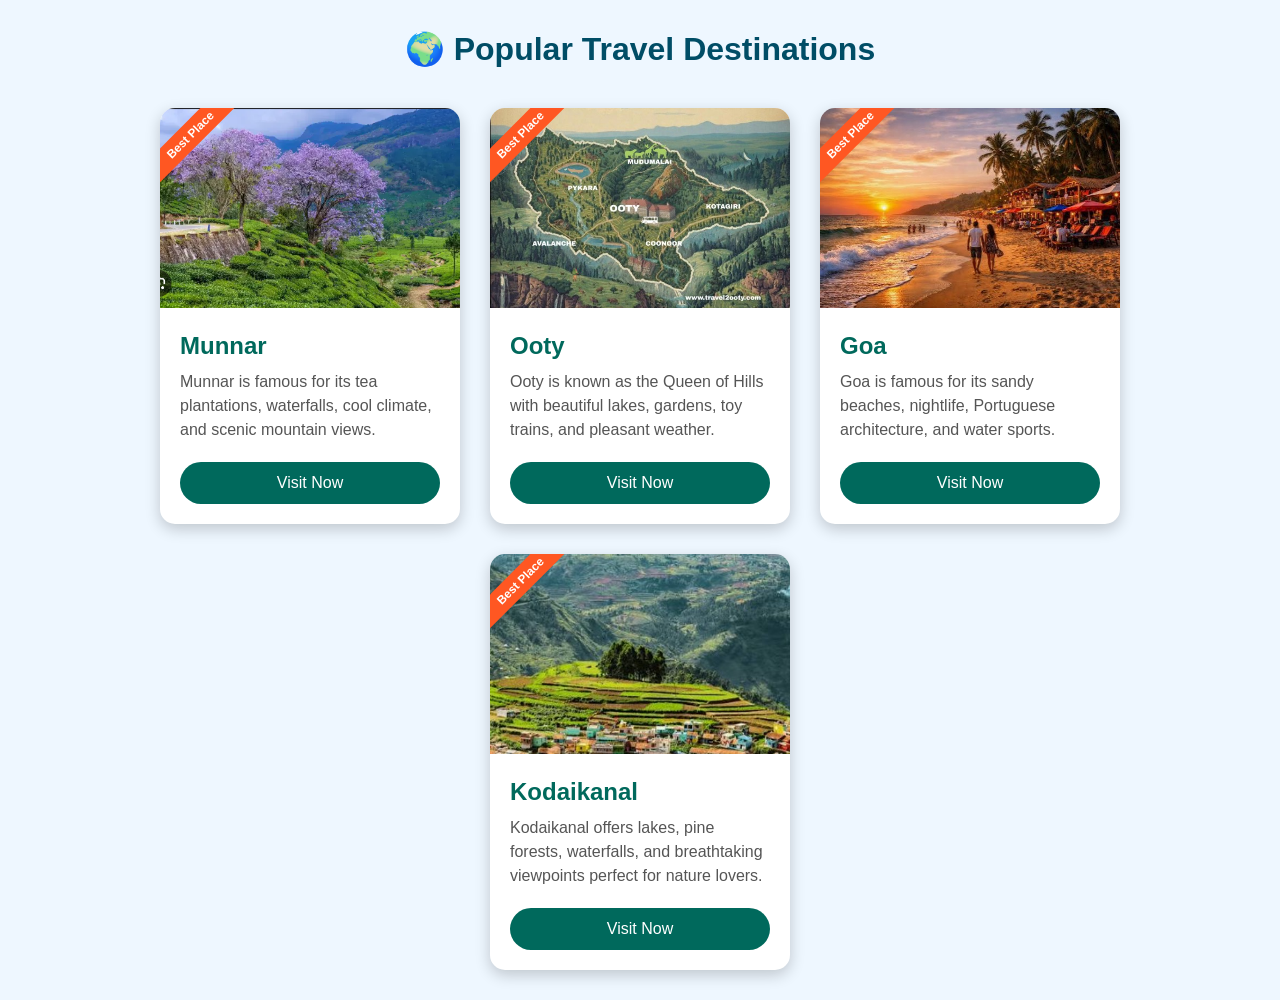
<file: index.html>
<!DOCTYPE html>
<html lang="en">
<head>
    <meta charset="UTF-8">
    <meta name="viewport" content="width=device-width, initial-scale=1.0">
    <title>Travel Destinations</title>
    <link rel="stylesheet" href="style.css">
</head>
<body>

<h1>🌍 Popular Travel Destinations</h1>

<div class="container">

    <!-- Card 1 -->
    <div class="card">
        <img src="munnar.png" alt="Munnar">
        <div class="content">
            <h2>Munnar</h2>
            <p>Munnar is famous for its tea plantations, waterfalls, cool climate, and scenic mountain views.</p>
            <button>Visit Now</button>
        </div>
    </div>

    <!-- Card 2 -->
    <div class="card">
        <img src="ooty.jpg" alt="Ooty">
        <div class="content">
            <h2>Ooty</h2>
            <p>Ooty is known as the Queen of Hills with beautiful lakes, gardens, toy trains, and pleasant weather.</p>
            <button>Visit Now</button>
        </div>
    </div>

    <!-- Card 3 -->
    <div class="card">
        <img src="goa.jpg" alt="Goa">
        <div class="content">
            <h2>Goa</h2>
            <p>Goa is famous for its sandy beaches, nightlife, Portuguese architecture, and water sports.</p>
            <button>Visit Now</button>
        </div>
    </div>

    <!-- Card 4 -->
    <div class="card">
        <img src="kodaikanal.jpg" alt="Kodaikanal">
        <div class="content">
            <h2>Kodaikanal</h2>
            <p>Kodaikanal offers lakes, pine forests, waterfalls, and breathtaking viewpoints perfect for nature lovers.</p>
            <button>Visit Now</button>
        </div>
    </div>

</div>

</body>
</html>
</file>
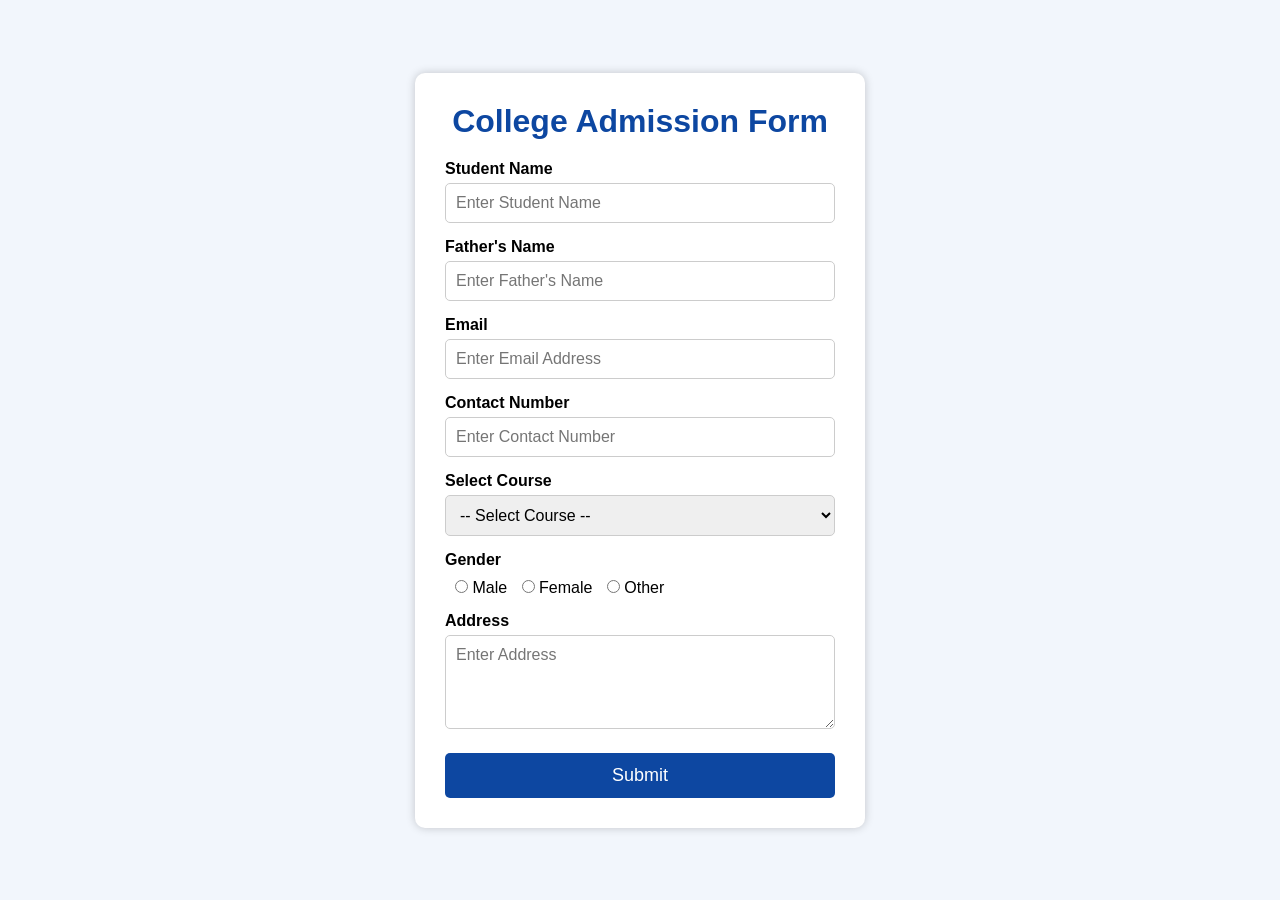
<file: admission form/index.html>
<!DOCTYPE html>
<html lang="en">
<head>
    <meta charset="UTF-8">
    <meta name="viewport" content="width=device-width, initial-scale=1.0">
    <title>College Admission Form</title>
    <link rel="stylesheet" href="style.css">
</head>
<body>

    <div class="container">

        <h1>College Admission Form</h1>

        <form>

            <label>Student Name</label>
            <input type="text" placeholder="Enter Student Name" required>

            <label>Father's Name</label>
            <input type="text" placeholder="Enter Father's Name" required>

            <label>Email</label>
            <input type="email" placeholder="Enter Email Address" required>

            <label>Contact Number</label>
            <input type="tel" placeholder="Enter Contact Number" required>

            <label>Select Course</label>
            <select required>
                <option value="">-- Select Course --</option>
                <option>BCA</option>
                <option>B.Sc Computer Science</option>
                <option>B.Com</option>
                <option>BBA</option>
                <option>MCA</option>
                <option>MBA</option>
            </select>

            <label>Gender</label>

            <div class="gender">
                <input type="radio" name="gender"> Male
                <input type="radio" name="gender"> Female
                <input type="radio" name="gender"> Other
            </div>

            <label>Address</label>
            <textarea rows="4" placeholder="Enter Address"></textarea>

            <button type="submit">Submit</button>

        </form>

    </div>

</body>
</html>
</file>
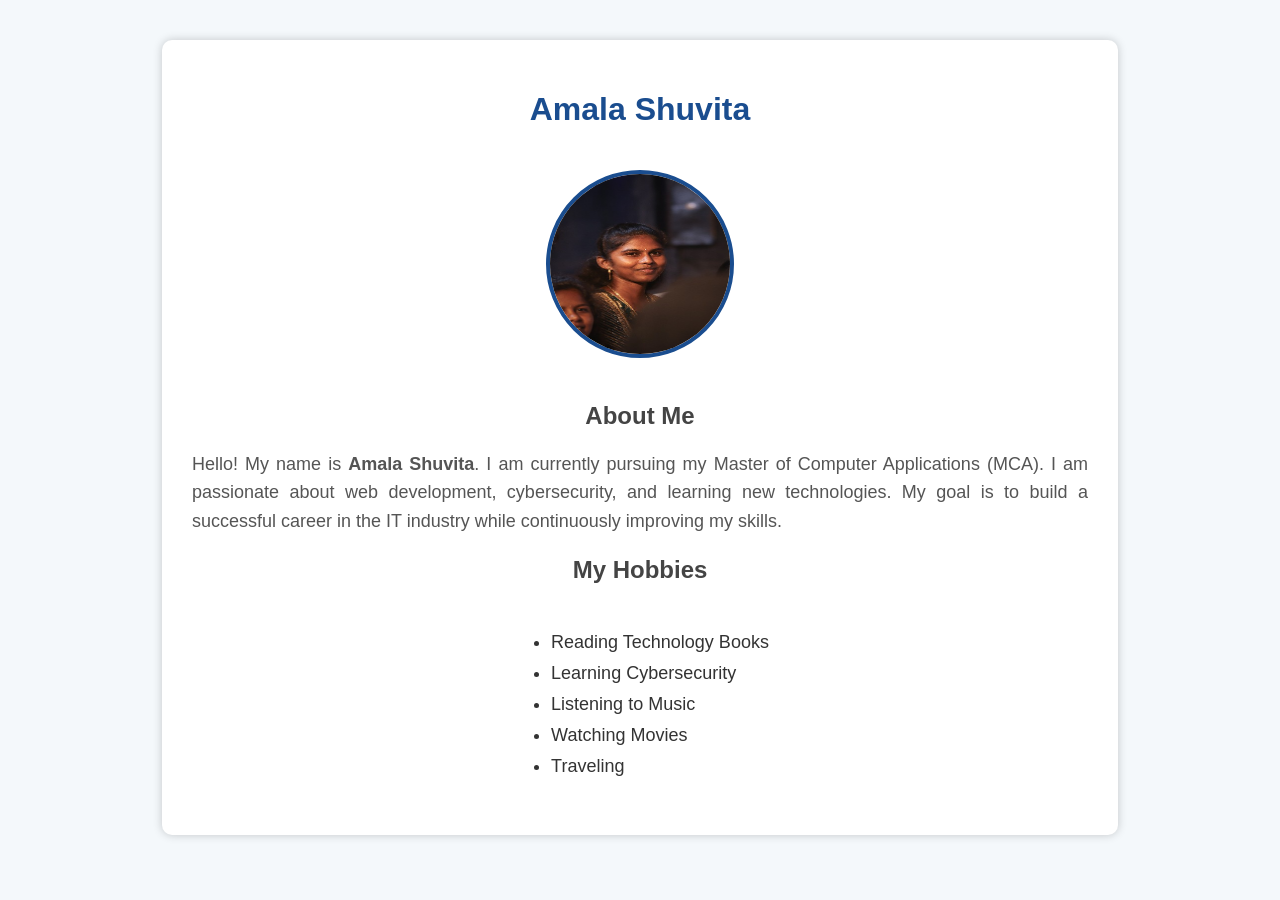
<file: personal info/index.html>
<!DOCTYPE html>
<html lang="en">
<head>
    <meta charset="UTF-8">
    <meta name="viewport" content="width=device-width, initial-scale=1.0">
    <title>Personal Introduction</title>
    <link rel="stylesheet" href="style.css">
</head>
<body>

    <div class="container">

        <h1>Amala Shuvita</h1>

        <img src="profile.jpg" alt="My Photo">

        <h2>About Me</h2>

        <p>
            Hello! My name is <strong>Amala Shuvita</strong>. I am currently pursuing
            my Master of Computer Applications (MCA). I am passionate about web
            development, cybersecurity, and learning new technologies. My goal is
            to build a successful career in the IT industry while continuously
            improving my skills.
        </p>

        <h2>My Hobbies</h2>

        <ul>
            <li>Reading Technology Books</li>
            <li>Learning Cybersecurity</li>
            <li>Listening to Music</li>
            <li>Watching Movies</li>
            <li>Traveling</li>
        </ul>

    </div>

</body>
</html>
</file>
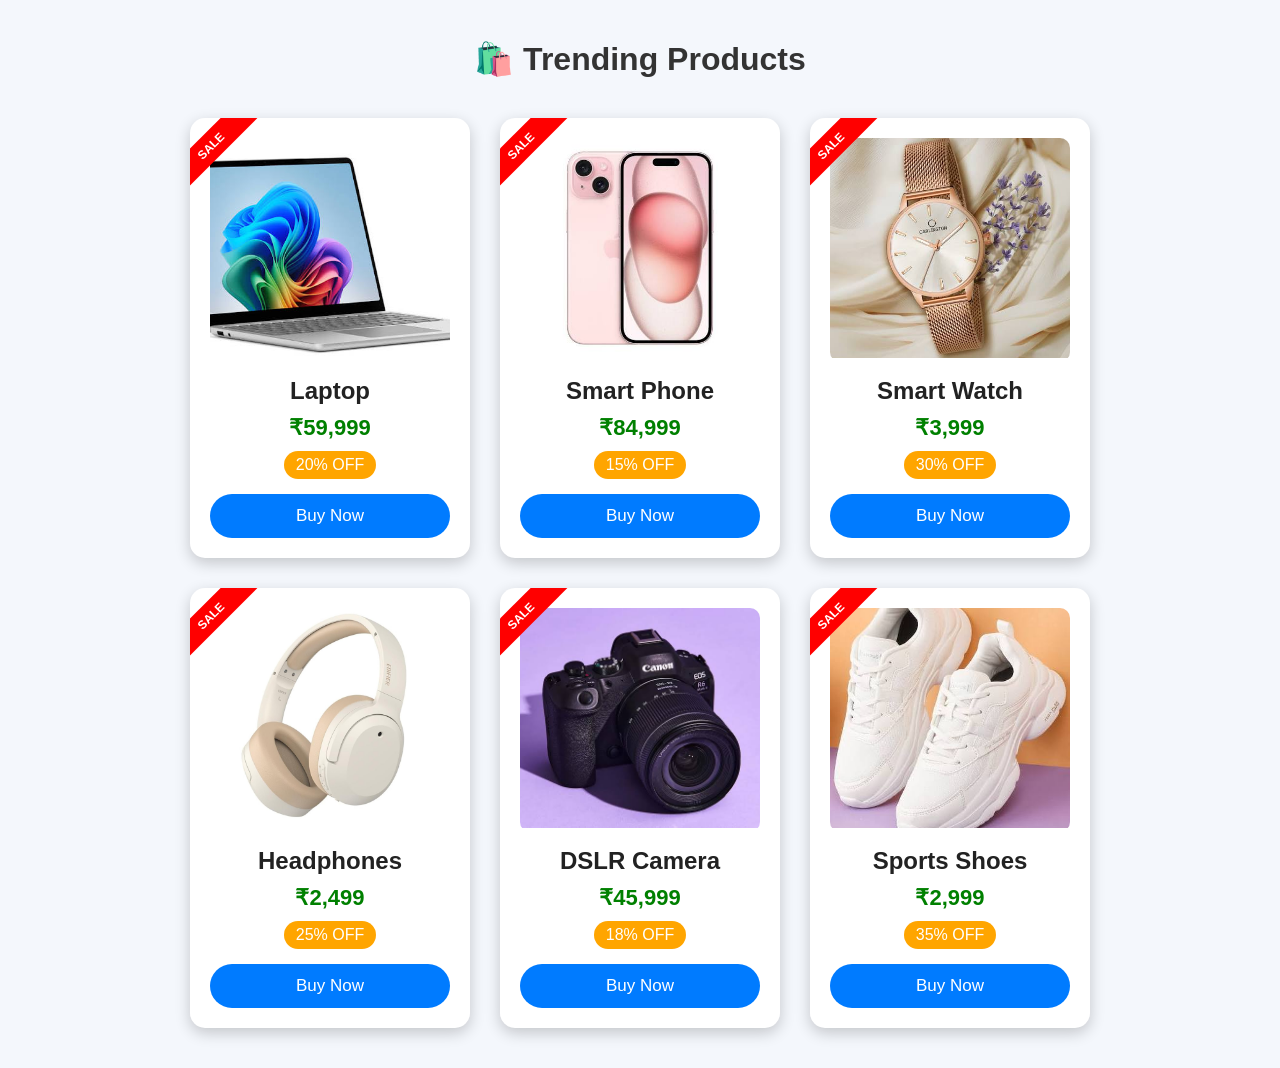
<file: product card/index.html>
<!DOCTYPE html>
<html lang="en">
<head>
<meta charset="UTF-8">
<meta name="viewport" content="width=device-width, initial-scale=1.0">
<title>Product Cards</title>
<link rel="stylesheet" href="style.css">
</head>

<body>

<h1>🛍️ Trending Products</h1>

<div class="container">

    <!-- Product 1 -->
    <div class="card">
        <div class="image-box">
            <img src="laptop.jpg" alt="Laptop">
        </div>

        <h2>Laptop</h2>
        <p class="price">₹59,999</p>

        <span class="discount">20% OFF</span>

        <button>Buy Now</button>
    </div>

    <!-- Product 2 -->
    <div class="card">
        <div class="image-box">
            <img src="phone.jpg" alt="Phone">
        </div>

        <h2>Smart Phone</h2>
        <p class="price">₹84,999</p>

        <span class="discount">15% OFF</span>

        <button>Buy Now</button>
    </div>

    <!-- Product 3 -->
    <div class="card">
        <div class="image-box">
            <img src="watch.jpg" alt="Watch">
        </div>

        <h2>Smart Watch</h2>
        <p class="price">₹3,999</p>

        <span class="discount">30% OFF</span>

        <button>Buy Now</button>
    </div>

    <!-- Product 4 -->
    <div class="card">
        <div class="image-box">
            <img src="headphone.jpg" alt="Headphones">
        </div>

        <h2>Headphones</h2>
        <p class="price">₹2,499</p>

        <span class="discount">25% OFF</span>

        <button>Buy Now</button>
    </div>

    <!-- Product 5 -->
    <div class="card">
        <div class="image-box">
            <img src="camera.jpg" alt="Camera">
        </div>

        <h2>DSLR Camera</h2>
        <p class="price">₹45,999</p>

        <span class="discount">18% OFF</span>

        <button>Buy Now</button>
    </div>

    <!-- Product 6 -->
    <div class="card">
        <div class="image-box">
            <img src="shoes.jpg" alt="Shoes">
        </div>

        <h2>Sports Shoes</h2>
        <p class="price">₹2,999</p>

        <span class="discount">35% OFF</span>

        <button>Buy Now</button>
    </div>

</div>

</body>
</html>
</file>
<file: style.css>
*{
    margin:0;
    padding:0;
    box-sizing:border-box;
    font-family:Arial, sans-serif;
}

body{
    background:#eef7ff;
    padding:30px;
}

h1{
    text-align:center;
    color:#004d66;
    margin-bottom:40px;
}

.container{
    display:flex;
    justify-content:center;
    flex-wrap:wrap;
    gap:30px;
}

.card{
    width:300px;
    background:white;
    border-radius:15px;
    overflow:hidden;
    box-shadow:0 5px 15px rgba(0,0,0,0.2);
    transition:0.4s;
    position:relative;
}

/* Pseudo Element */
.card::before{
    content:"Best Place";
    position:absolute;
    top:15px;
    left:-40px;
    background:#ff5722;
    color:white;
    padding:5px 40px;
    transform:rotate(-45deg);
    font-size:12px;
    font-weight:bold;
}

.card img{
    width:100%;
    height:200px;
    object-fit:cover;
}

.content{
    padding:20px;
}

.content h2{
    color:#00695c;
    margin-bottom:10px;
}

.content p{
    color:#555;
    line-height:1.5;
    margin-bottom:20px;
}

button{
    width:100%;
    padding:12px;
    background:#00695c;
    color:white;
    border:none;
    border-radius:30px;
    cursor:pointer;
    font-size:16px;
    transition:0.3s;
}

button:hover{
    background:#004d40;
}

.card:hover{
    transform:translateY(-10px);
    box-shadow:0 12px 25px rgba(0,0,0,0.3);
}
</file>
<file: admission form/style.css>
*{
    margin:0;
    padding:0;
    box-sizing:border-box;
    font-family:Arial, sans-serif;
}

body{
    background:#f2f6fc;
    display:flex;
    justify-content:center;
    align-items:center;
    height:100vh;
}

.container{
    width:450px;
    background:#ffffff;
    padding:30px;
    border-radius:10px;
    box-shadow:0 0 10px rgba(0,0,0,0.2);
}

h1{
    text-align:center;
    color:#0d47a1;
    margin-bottom:20px;
}

label{
    display:block;
    margin-top:15px;
    margin-bottom:5px;
    font-weight:bold;
}

input,
select,
textarea{
    width:100%;
    padding:10px;
    border:1px solid #ccc;
    border-radius:5px;
    font-size:16px;
}

.gender{
    margin-top:10px;
    margin-bottom:15px;
}

.gender input{
    width:auto;
    margin-left:10px;
}

button{
    width:100%;
    padding:12px;
    margin-top:20px;
    background:#0d47a1;
    color:white;
    border:none;
    border-radius:5px;
    font-size:18px;
    cursor:pointer;
}

button:hover{
    background:#1565c0;
}
</file>
<file: personal info/style.css>
body{
    margin:0;
    padding:0;
    font-family: Arial, sans-serif;
    background-color:#f4f8fb;
}

.container{
    width:70%;
    margin:40px auto;
    background:white;
    padding:30px;
    border-radius:10px;
    box-shadow:0 0 10px rgba(0,0,0,0.2);
    text-align:center;
}

h1{
    color:#1a4d8f;
}

h2{
    color:#444;
}

img{
    width:180px;
    height:180px;
    border-radius:50%;
    border:4px solid #1a4d8f;
    margin:20px 0;
}

p{
    font-size:18px;
    line-height:1.6;
    color:#555;
    text-align:justify;
}

ul{
    display:inline-block;
    text-align:left;
    font-size:18px;
    color:#333;
}

li{
    margin:10px 0;
}
</file>
<file: product card/style.css>
*{
    margin:0;
    padding:0;
    box-sizing:border-box;
    font-family:Arial, Helvetica, sans-serif;
}

body{
    background:#f4f7fc;
    padding:40px;
}

h1{
    text-align:center;
    margin-bottom:40px;
    color:#333;
}

.container{
    display:flex;
    flex-wrap:wrap;
    justify-content:center;
    gap:30px;
}

.card{
    width:280px;
    background:#fff;
    border-radius:15px;
    padding:20px;
    text-align:center;
    box-shadow:0 5px 15px rgba(0,0,0,0.2);
    position:relative;
    overflow:hidden;
    transition:0.4s;
}

/* SALE Ribbon */
.card::before{
    content:"SALE";
    position:absolute;
    top:15px;
    left:-35px;
    background:red;
    color:white;
    padding:6px 40px;
    transform:rotate(-45deg);
    font-size:12px;
    font-weight:bold;
}

/* Image Container */
.image-box{
    overflow:hidden;
    border-radius:10px;
}

/* Image Hover Zoom */
.image-box img{
    width:100%;
    height:220px;
    object-fit:cover;
    transition:0.5s;
}

.card:hover img{
    transform:scale(1.1);
}

.card h2{
    margin-top:15px;
    color:#222;
}

.price{
    font-size:22px;
    color:green;
    margin:10px 0;
    font-weight:bold;
}

.discount{
    display:inline-block;
    background:orange;
    color:white;
    padding:5px 12px;
    border-radius:20px;
    margin-bottom:15px;
}

button{
    width:100%;
    padding:12px;
    background:#007BFF;
    color:white;
    border:none;
    border-radius:25px;
    font-size:17px;
    cursor:pointer;
    transition:0.3s;
}

/* Button Hover */
button:hover{
    background:#0056b3;
}

/* Card Hover */
.card:hover{
    transform:translateY(-10px);
    box-shadow:0 15px 25px rgba(0,0,0,0.3);
}
</file>
